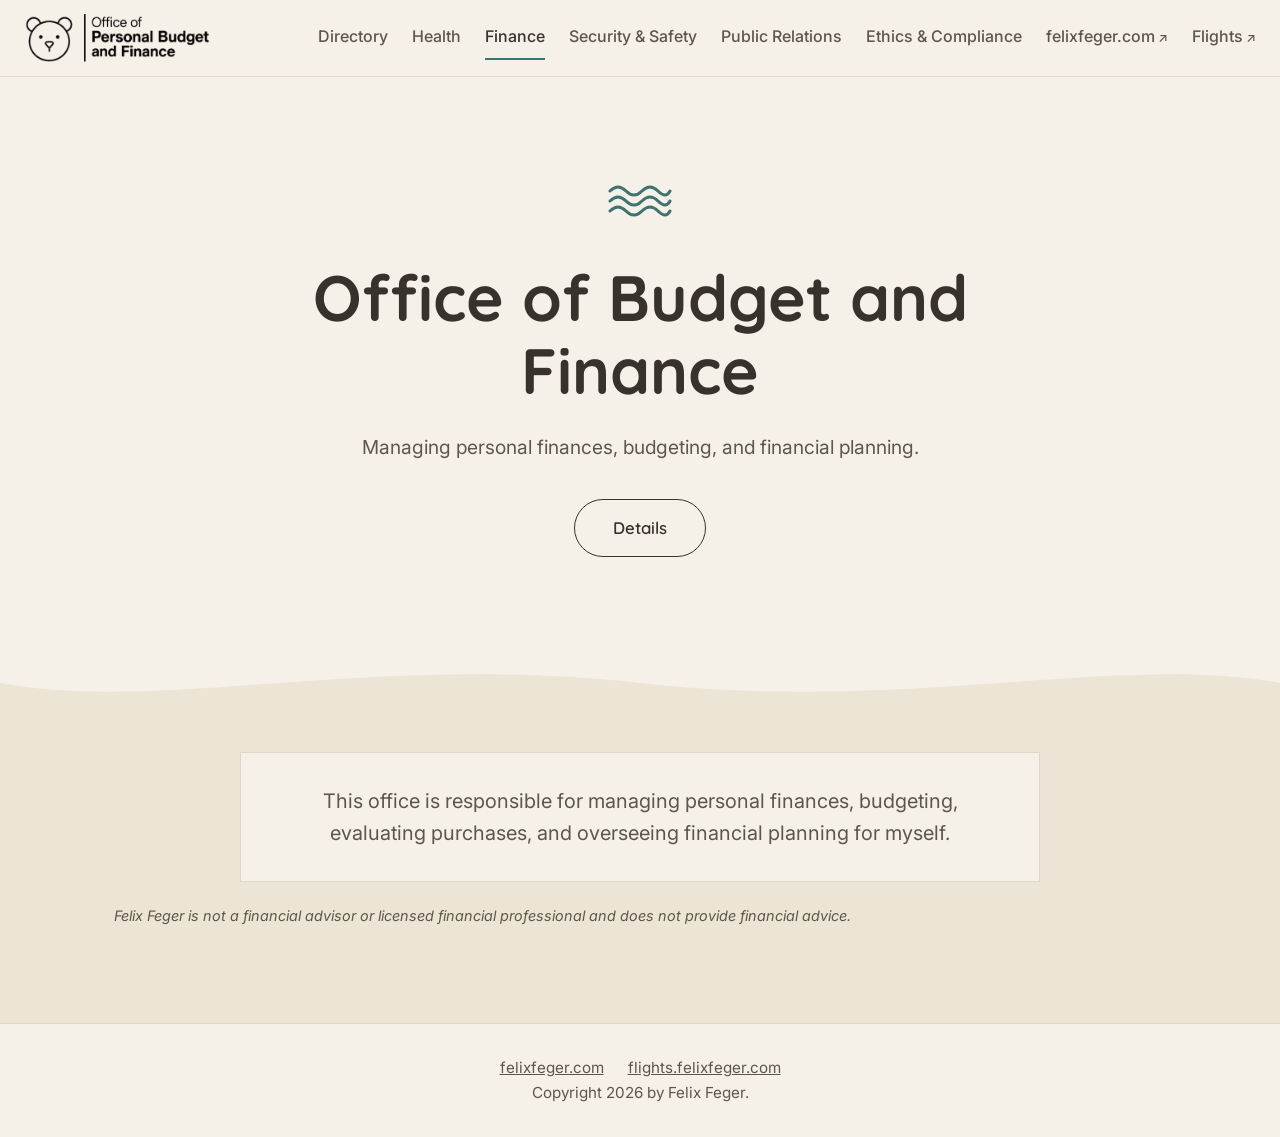
<file: finance.html>
<!DOCTYPE html>
<html lang="en">
<head>
<meta charset="UTF-8">
<meta name="viewport" content="width=device-width, initial-scale=1.0">
<title>Office of Budget and Finance | Felix Feger</title>
<meta name="description" content="Managing personal finances, budgeting, and financial planning for myself.">
<link rel="preconnect" href="https://fonts.googleapis.com">
<link rel="preconnect" href="https://fonts.gstatic.com" crossorigin>
<link rel="stylesheet" href="https://fonts.googleapis.com/css2?family=Inter:wght@400;500;600&family=Quicksand:wght@500;600;700&display=swap">
<link rel="stylesheet" href="css/style.css">
</head>
<body>

<header class="site-header">
  <div class="wrap">
    <a href="index.html" class="brand"><img src="logos/finance.png" alt="Office of Budget and Finance" class="brand-logo"></a>
    <nav class="nav-desktop" aria-label="Primary">
      <a href="index.html">Directory</a>
      <a href="health.html">Health</a>
      <a href="finance.html" aria-current="page">Finance</a>
      <a href="security.html">Security & Safety</a>
      <a href="public-relations.html">Public Relations</a>
      <a href="ethics.html">Ethics & Compliance</a>
      <a href="https://felixfeger.com" class="ext">felixfeger.com</a>
      <a href="https://flights.felixfeger.com" class="ext">Flights</a>
    </nav>
    <button class="menu-toggle" aria-label="Open menu" aria-expanded="false"><span></span></button>
  </div>
  <nav class="nav-mobile" aria-label="Mobile">
    <a href="index.html">Directory</a>
  抜き<a href="health.html">Health</a>
    <a href="finance.html" aria-current="page">Finance</a>
    <a href="security.html">Security & Safety</a>
    <a href="public-relations.html">Public Relations</a>
    <a href="ethics.html">Ethics & Compliance</a>
    <a href="https://felixfeger.com">felixfeger.com</a>
    <a href="https://flights.felixfeger.com">Flights</a>
  </nav>
</header>

<main>
  <section class="hero">
    <svg class="wave-icon" viewBox="0 0 64 40" fill="none" xmlns="http://www.w3.org/2000/svg" aria-hidden="true">
      <path d="M2 10 Q10 2 18 10 T34 10 T50 10 T62 10" stroke="currentColor" stroke-width="3" stroke-linecap="round"/>
      <path d="M2 20 Q10 12 18 20 T34 20 T50 20 T62 20" stroke="currentColor" stroke-width="3" stroke-linecap="round"/>
      <path d="M2 30 Q10 22 18 30 T34 30 T50 30 T62 30" stroke="currentColor" stroke-width="3" stroke-linecap="round"/>
    </svg>
    <h1>Office of Budget and Finance</h1>
    <p class="tagline">Managing personal finances, budgeting, and financial planning.</p>
    <a href="#details" class="btn">Details</a>
  </section>

  <svg class="wave-divider" viewBox="0 0 1200 60" preserveAspectRatio="none" aria-hidden="true">
    <path d="M0,30 C150,60 350,0 600,30 C850,60 1050,0 1200,30 L1200,60 L0,60 Z" fill="currentColor"/>
  </svg>

  <section class="quick-links" id="details">
    <div class="wrap content">
      <div class="panel" style="text-align: center; max-width: 800px; margin: 0 auto; padding: 2rem;">
        <p style="font-size: 1.25rem; line-height: 1.6; margin: 0;">This office is responsible for managing personal finances, budgeting, evaluating purchases, and overseeing financial planning for myself.</p>
      </div>
      <p class="note">Felix Feger is not a financial advisor or licensed financial professional and does not provide financial advice.</p>
    </div>
  </section>
</main>

<footer class="site-footer">
  <div class="wrap">
    <div><a href="https://felixfeger.com">felixfeger.com</a> <a href="https://flights.felixfeger.com">flights.felixfeger.com</a></div>
    <div>Copyright 2026 by Felix Feger.</div>
  </div>
</footer>

<script src="js/main.js"></script>
</body>
</html>
</file>
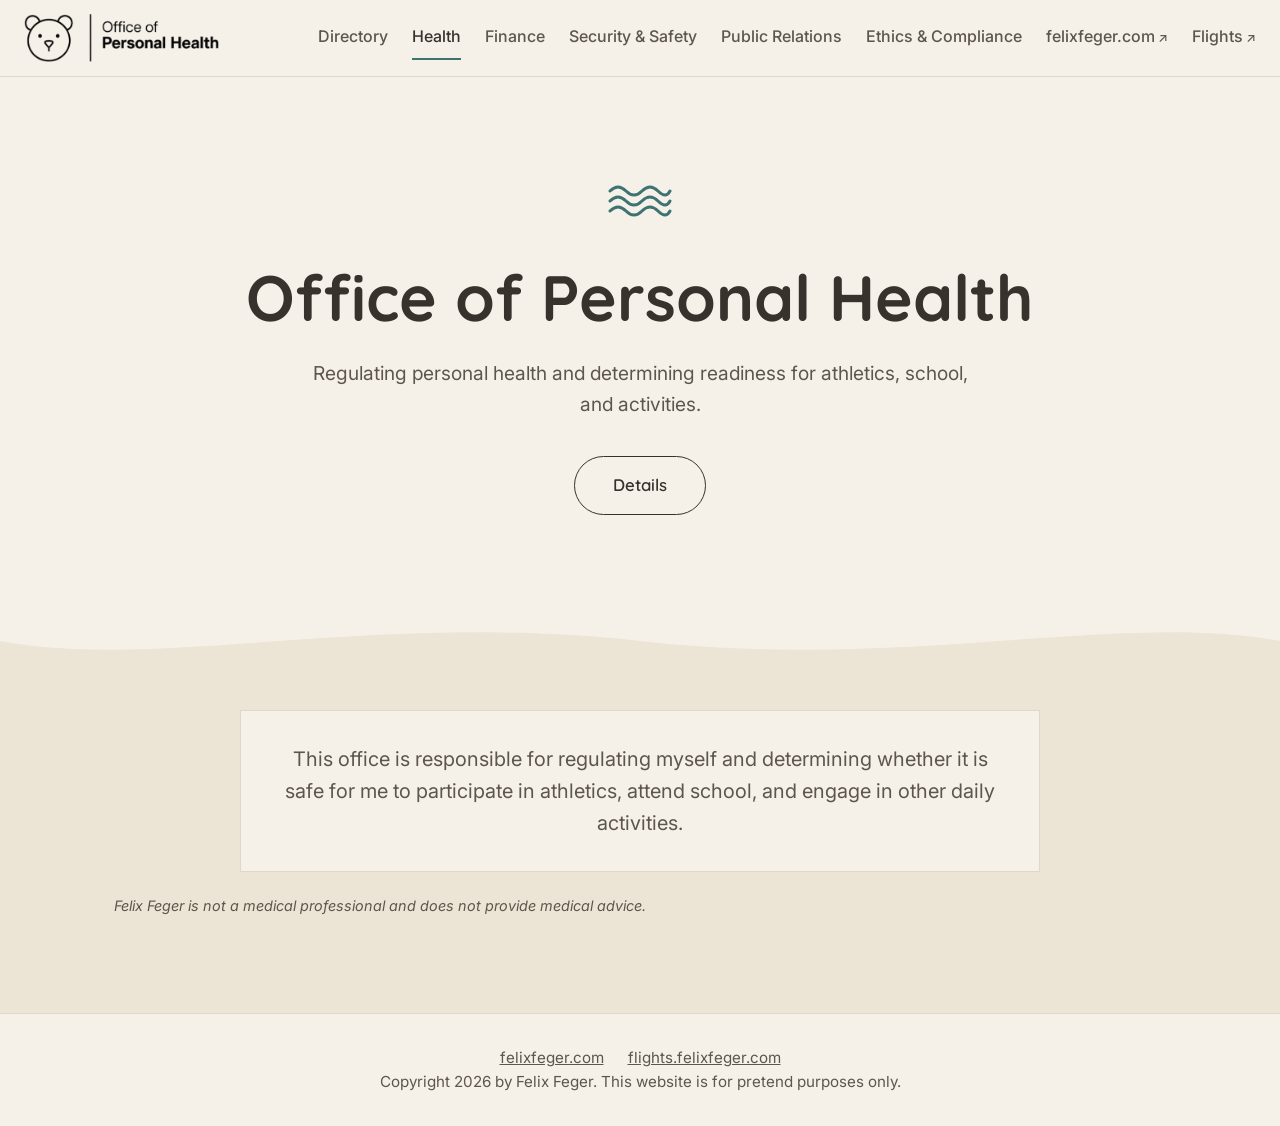
<file: health.html>
<!DOCTYPE html>
<html lang="en">
<head>
<meta charset="UTF-8">
<meta name="viewport" content="width=device-width, initial-scale=1.0">
<title>Office of Personal Health | Felix Feger</title>
<meta name="description" content="Personal health regulation and determining readiness for athletics, school, and activities.">
<link rel="preconnect" href="https://fonts.googleapis.com">
<link rel="preconnect" href="https://fonts.gstatic.com" crossorigin>
<link rel="stylesheet" href="https://fonts.googleapis.com/css2?family=Inter:wght@400;500;600&family=Quicksand:wght@500;600;700&display=swap">
<link rel="stylesheet" href="css/style.css">
</head>
<body>

<header class="site-header">
  <div class="wrap">
    <a href="index.html" class="brand"><img src="logos/health.png" alt="Office of Personal Health" class="brand-logo"></a>
    <nav class="nav-desktop" aria-label="Primary">
      <a href="index.html">Directory</a>
      <a href="health.html" aria-current="page">Health</a>
      <a href="finance.html">Finance</a>
      <a href="security.html">Security & Safety</a>
      <a href="public-relations.html">Public Relations</a>
      <a href="ethics.html">Ethics & Compliance</a>
      <a href="https://felixfeger.com" class="ext">felixfeger.com</a>
      <a href="https://flights.felixfeger.com" class="ext">Flights</a>
    </nav>
    <button class="menu-toggle" aria-label="Open menu" aria-expanded="false"><span></span></button>
  </div>
  <nav class="nav-mobile" aria-label="Mobile">
    <a href="index.html">Directory</a>
    <a href="health.html" aria-current="page">Health</a>
    <a href="finance.html">Finance</a>
    <a href="security.html">Security & Safety</a>
    <a href="public-relations.html">Public Relations</a>
    <a href="ethics.html">Ethics & Compliance</a>
    <a href="https://felixfeger.com">felixfeger.com</a>
    <a href="https://flights.felixfeger.com">Flights</a>
  </nav>
</header>

<main>
  <section class="hero">
    <svg class="wave-icon" viewBox="0 0 64 40" fill="none" xmlns="http://www.w3.org/2000/svg" aria-hidden="true">
      <path d="M2 10 Q10 2 18 10 T34 10 T50 10 T62 10" stroke="currentColor" stroke-width="3" stroke-linecap="round"/>
      <path d="M2 20 Q10 12 18 20 T34 20 T50 20 T62 20" stroke="currentColor" stroke-width="3" stroke-linecap="round"/>
      <path d="M2 30 Q10 22 18 30 T34 30 T50 30 T62 30" stroke="currentColor" stroke-width="3" stroke-linecap="round"/>
    </svg>
    <h1>Office of Personal Health</h1>
    <p class="tagline">Regulating personal health and determining readiness for athletics, school, and activities.</p>
    <a href="#details" class="btn">Details</a>
  </section>

  <svg class="wave-divider" viewBox="0 0 1200 60" preserveAspectRatio="none" aria-hidden="true">
    <path d="M0,30 C150,60 350,0 600,30 C850,60 1050,0 1200,30 L1200,60 L0,60 Z" fill="currentColor"/>
  </svg>

  <section class="quick-links" id="details">
    <div class="wrap content">
      <div class="panel" style="text-align: center; max-width: 800px; margin: 0 auto; padding: 2rem;">
        <p style="font-size: 1.25rem; line-height: 1.6; margin: 0;">This office is responsible for regulating myself and determining whether it is safe for me to participate in athletics, attend school, and engage in other daily activities.</p>
      </div>
      <p class="note">Felix Feger is not a medical professional and does not provide medical advice.</p>
    </div>
  </section>
</main>

<footer class="site-footer">
  <div class="wrap">
    <div><a href="https://felixfeger.com">felixfeger.com</a> <a href="https://flights.felixfeger.com">flights.felixfeger.com</a></div>
    <div>Copyright 2026 by Felix Feger. This website is for pretend purposes only.</div>
  </div>
</footer>

<script src="js/main.js"></script>
</body>
</html>
</file>
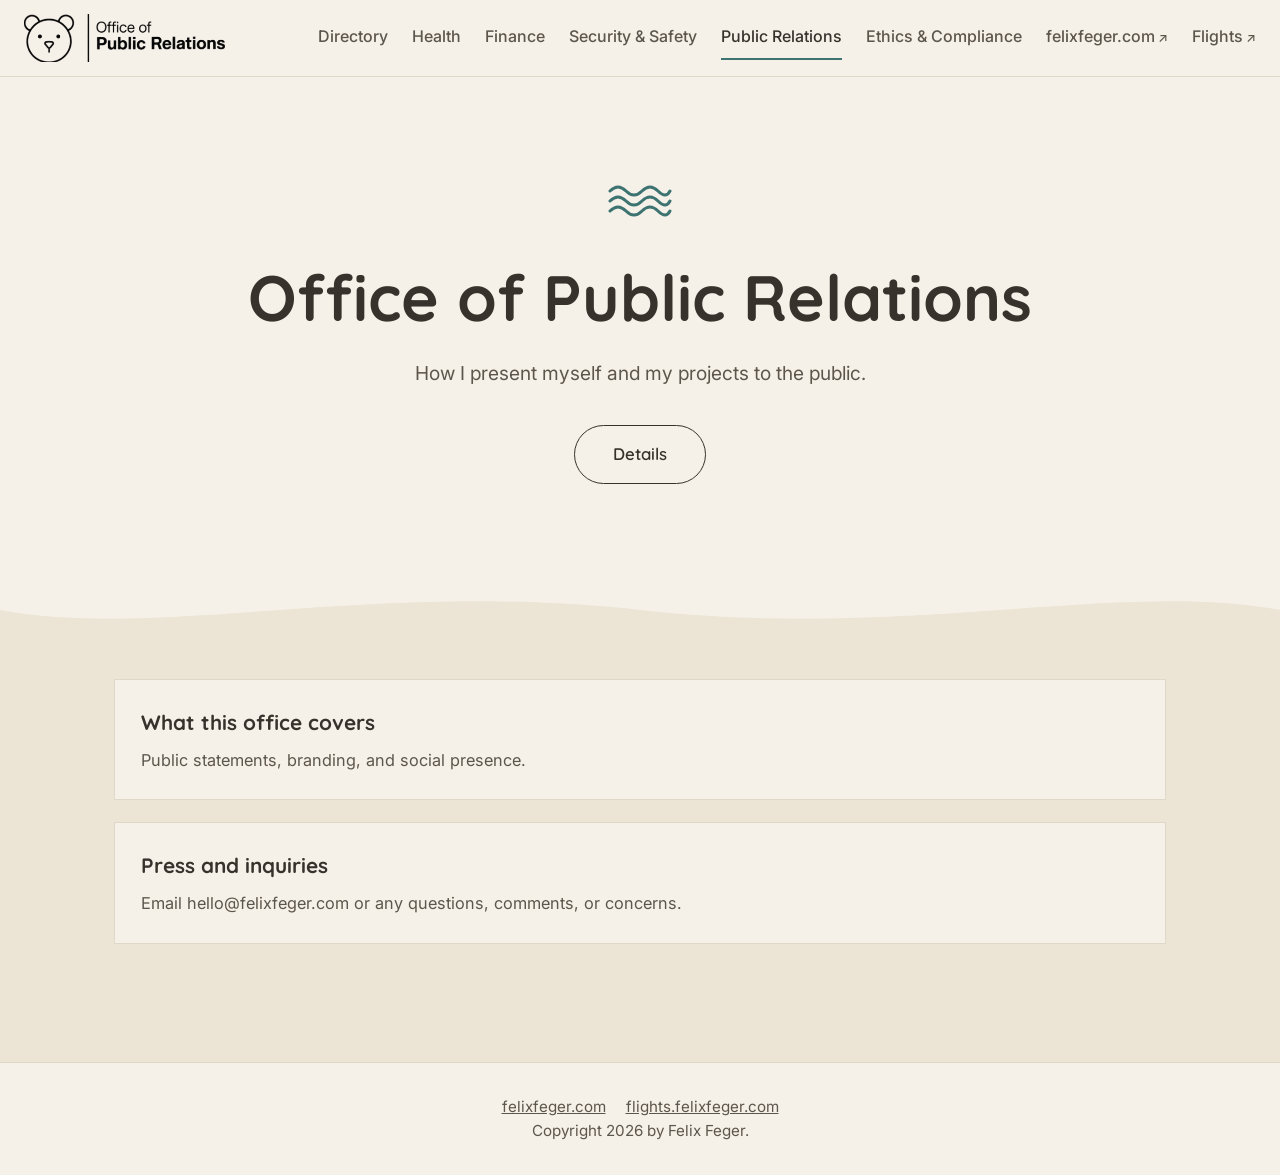
<file: public-relations.html>
<!DOCTYPE html>
<html lang="en">
<head>
<meta charset="UTF-8">
<meta name="viewport" content="width=device-width, initial-scale=1.0">
<title>Office of Public Relations | Felix Feger</title>
<meta name="description" content="How I present myself and my projects to the public.">
<link rel="preconnect" href="https://fonts.googleapis.com">
<link rel="preconnect" href="https://fonts.gstatic.com" crossorigin>
<link rel="stylesheet" href="https://fonts.googleapis.com/css2?family=Inter:wght@400;500;600&family=Quicksand:wght@500;600;700&display=swap">
<link rel="stylesheet" href="css/style.css">
</head>
<body>

<header class="site-header">
  <div class="wrap">
    <a href="index.html" class="brand"><img src="logos/public-relations.png" alt="Office of Public Relations" class="brand-logo"></a>
    <nav class="nav-desktop" aria-label="Primary">
      <a href="index.html">Directory</a>
      <a href="health.html">Health</a>
      <a href="finance.html">Finance</a>
      <a href="security.html">Security & Safety</a>
      <a href="public-relations.html" aria-current="page">Public Relations</a>
      <a href="ethics.html">Ethics & Compliance</a>
      <a href="https://felixfeger.com" class="ext">felixfeger.com</a>
      <a href="https://flights.felixfeger.com" class="ext">Flights</a>
    </nav>
    <button class="menu-toggle" aria-label="Open menu" aria-expanded="false"><span></span></button>
  </div>
  <nav class="nav-mobile" aria-label="Mobile">
    <a href="index.html">Directory</a>
    <a href="health.html">Health</a>
    <a href="finance.html">Finance</a>
    <a href="security.html">Security & Safety</a>
    <a href="public-relations.html" aria-current="page">Public Relations</a>
    <a href="ethics.html">Ethics & Compliance</a>
    <a href="https://felixfeger.com">felixfeger.com</a>
    <a href="https://flights.felixfeger.com">Flights</a>
  </nav>
</header>

<main>
  <section class="hero">
    <svg class="wave-icon" viewBox="0 0 64 40" fill="none" xmlns="http://www.w3.org/2000/svg" aria-hidden="true">
      <path d="M2 10 Q10 2 18 10 T34 10 T50 10 T62 10" stroke="currentColor" stroke-width="3" stroke-linecap="round"/>
      <path d="M2 20 Q10 12 18 20 T34 20 T50 20 T62 20" stroke="currentColor" stroke-width="3" stroke-linecap="round"/>
      <path d="M2 30 Q10 22 18 30 T34 30 T50 30 T62 30" stroke="currentColor" stroke-width="3" stroke-linecap="round"/>
    </svg>
    <h1>Office of Public Relations</h1>
    <p class="tagline">How I present myself and my projects to the public.</p>
    <a href="#details" class="btn">Details</a>
  </section>

  <svg class="wave-divider" viewBox="0 0 1200 60" preserveAspectRatio="none" aria-hidden="true">
    <path d="M0,30 C150,60 350,0 600,30 C850,60 1050,0 1200,30 L1200,60 L0,60 Z" fill="currentColor"/>
  </svg>

  <section class="quick-links" id="details">
    <div class="wrap content">
      <div class="panel"><h3>What this office covers</h3><p>Public statements, branding, and social presence.</p></div>
      <div class="panel"><h3>Press and inquiries</h3><p>Email hello@felixfeger.com or any questions, comments, or concerns.</p></div>
      <p class="note"></p>
    </div>
  </section>
</main>

<footer class="site-footer">
  <div class="wrap">
    <div><a href="https://felixfeger.com">felixfeger.com</a><a href="https://flights.felixfeger.com">flights.felixfeger.com</a></div>
    <div>Copyright 2026 by Felix Feger.</div>
  </div>
</footer>

<script src="js/main.js"></script>
</body>
</html>
</file>
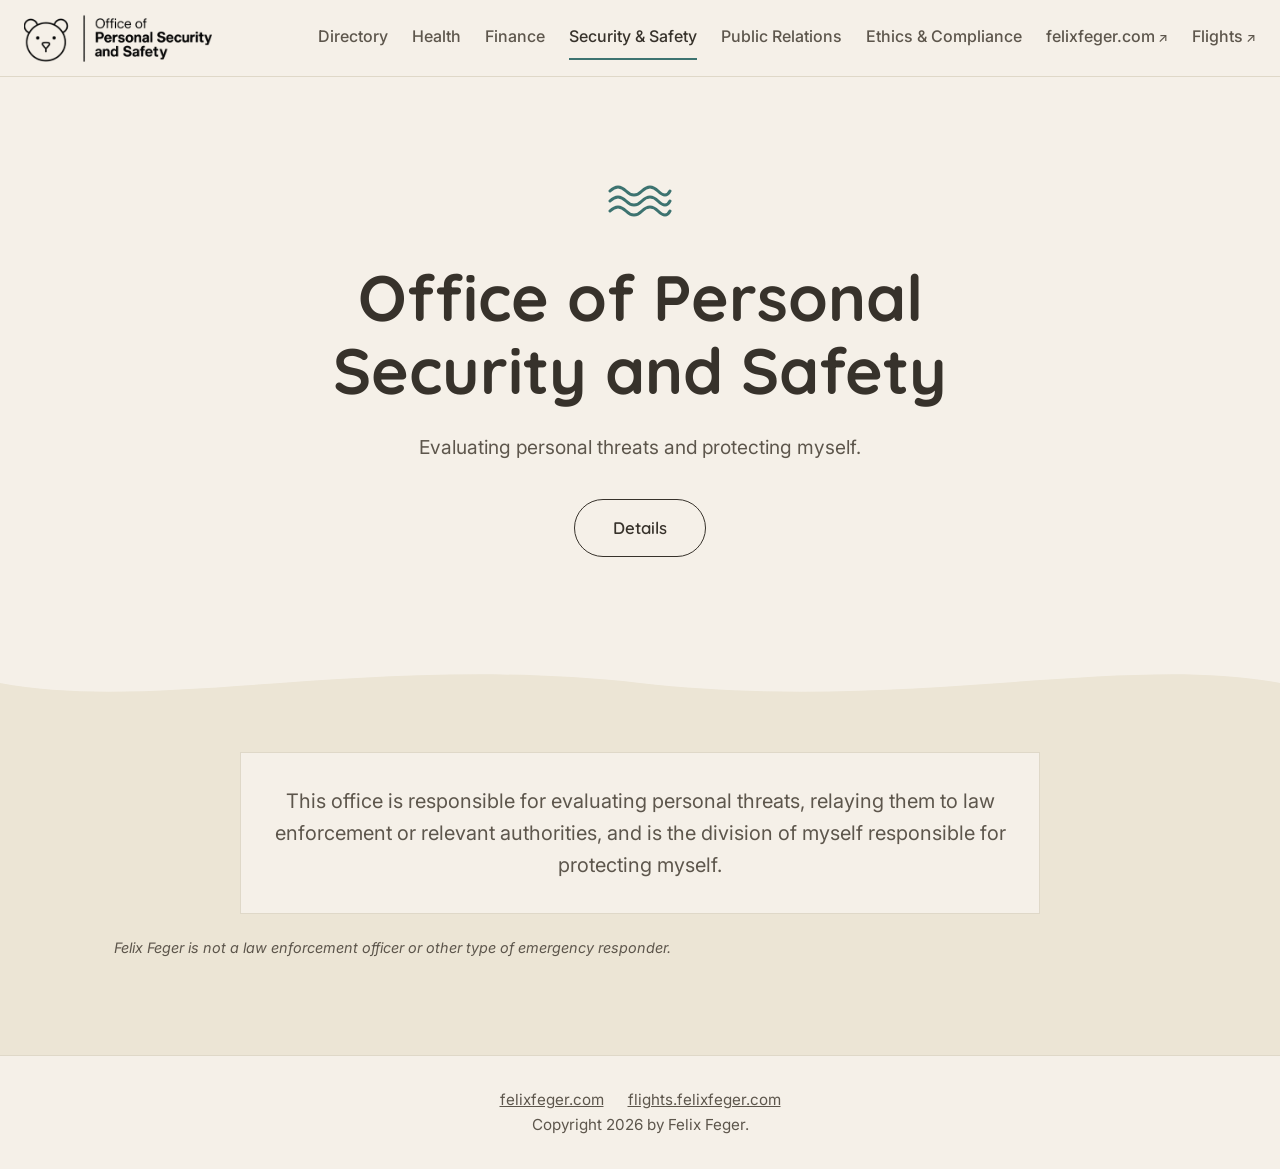
<file: security.html>
<!DOCTYPE html>
<html lang="en">
<head>
<meta charset="UTF-8">
<meta name="viewport" content="width=device-width, initial-scale=1.0">
<title>Office of Personal Security and Safety | Felix Feger</title>
<meta name="description" content="Evaluating personal threats, relaying them to authorities, and protecting myself.">
<link rel="preconnect" href="https://fonts.googleapis.com">
<link rel="preconnect" href="https://fonts.gstatic.com" crossorigin>
<link rel="stylesheet" href="https://fonts.googleapis.com/css2?family=Inter:wght@400;500;600&family=Quicksand:wght@500;600;700&display=swap">
<link rel="stylesheet" href="css/style.css">
</head>
<body>

<header class="site-header">
  <div class="wrap">
    <a href="index.html" class="brand"><img src="logos/security.png" alt="Office of Personal Security and Safety" class="brand-logo"></a>
    <nav class="nav-desktop" aria-label="Primary">
      <a href="index.html">Directory</a>
      <a href="health.html">Health</a>
      <a href="finance.html">Finance</a>
      <a href="security.html" aria-current="page">Security & Safety</a>
      <a href="public-relations.html">Public Relations</a>
      <a href="ethics.html">Ethics & Compliance</a>
      <a href="https://felixfeger.com" class="ext">felixfeger.com</a>
      <a href="https://flights.felixfeger.com" class="ext">Flights</a>
    </nav>
    <button class="menu-toggle" aria-label="Open menu" aria-expanded="false"><span></span></button>
  </div>
  <nav class="nav-mobile" aria-label="Mobile">
    <a href="index.html">Directory</a>
    <a href="health.html">Health</a>
    <a href="finance.html">Finance</a>
    <a href="security.html" aria-current="page">Security & Safety</a>
    <a href="public-relations.html">Public Relations</a>
    <a href="ethics.html">Ethics & Compliance</a>
    <a href="https://felixfeger.com">felixfeger.com</a>
    <a href="https://flights.felixfeger.com">Flights</a>
  </nav>
</header>

<main>
  <section class="hero">
    <svg class="wave-icon" viewBox="0 0 64 40" fill="none" xmlns="http://www.w3.org/2000/svg" aria-hidden="true">
      <path d="M2 10 Q10 2 18 10 T34 10 T50 10 T62 10" stroke="currentColor" stroke-width="3" stroke-linecap="round"/>
      <path d="M2 20 Q10 12 18 20 T34 20 T50 20 T62 20" stroke="currentColor" stroke-width="3" stroke-linecap="round"/>
      <path d="M2 30 Q10 22 18 30 T34 30 T50 30 T62 30" stroke="currentColor" stroke-width="3" stroke-linecap="round"/>
    </svg>
    <h1>Office of Personal Security and Safety</h1>
    <p class="tagline">Evaluating personal threats and protecting myself.</p>
    <a href="#details" class="btn">Details</a>
  </section>

  <svg class="wave-divider" viewBox="0 0 1200 60" preserveAspectRatio="none" aria-hidden="true">
    <path d="M0,30 C150,60 350,0 600,30 C850,60 1050,0 1200,30 L1200,60 L0,60 Z" fill="currentColor"/>
  </svg>

  <section class="quick-links" id="details">
    <div class="wrap content">
      <div class="panel" style="text-align: center; max-width: 800px; margin: 0 auto; padding: 2rem;">
        <p style="font-size: 1.25rem; line-height: 1.6; margin: 0;">This office is responsible for evaluating personal threats, relaying them to law enforcement or relevant authorities, and is the division of myself responsible for protecting myself.</p>
      </div>
      <p class="note">Felix Feger is not a law enforcement officer or other type of emergency responder.</p>
    </div>
  </section>
</main>

<footer class="site-footer">
  <div class="wrap">
    <div><a href="https://felixfeger.com">felixfeger.com</a> <a href="https://flights.felixfeger.com">flights.felixfeger.com</a></div>
    <div>Copyright 2026 by Felix Feger. </div>
  </div>
</footer>

<script src="js/main.js"></script>
</body>
</html>
</file>
<file: css/style.css>
:root{
  --bg:#f5f0e8; --sand:#ece5d5; --ink:#37322b; --muted:#5d564c; --teal:#3d7370; --line:#dfd8c8;
  --head:'Quicksand','Nunito','Segoe UI',system-ui,sans-serif;
  --body:'Inter','Segoe UI',system-ui,-apple-system,sans-serif;
}
*{box-sizing:border-box}
html{scroll-behavior:smooth}
body{margin:0;font-family:var(--body);color:var(--ink);background:var(--bg);line-height:1.6;-webkit-font-smoothing:antialiased}
a{color:inherit}
.wrap{max-width:1100px;margin:0 auto;padding:0 24px}

/* header */
.site-header{background:var(--bg);border-bottom:1px solid var(--line);position:sticky;top:0;z-index:20}
.site-header .wrap{max-width:1280px;display:flex;align-items:center;justify-content:space-between;min-height:76px;gap:32px}
.brand{display:flex;align-items:center;flex-shrink:0}
.brand-logo{height:48px;width:auto;display:block}
.nav-desktop{display:flex;gap:24px;align-items:center;flex-wrap:nowrap;justify-content:flex-end}
.nav-desktop a{white-space:nowrap;text-decoration:none;font-weight:500;font-size:16px;color:var(--muted);padding:8px 0;border-bottom:2px solid transparent;transition:color .15s}
.nav-desktop a:hover{color:var(--ink)}
.nav-desktop a[aria-current="page"]{color:var(--ink);border-bottom-color:var(--teal)}
.nav-desktop a.ext::after{content:" \2197";font-size:.8em}
.menu-toggle{display:none;background:none;border:0;width:44px;height:44px;cursor:pointer;position:relative}
.menu-toggle span,.menu-toggle span::before,.menu-toggle span::after{content:"";position:absolute;left:11px;width:22px;height:2px;background:var(--ink);transition:transform .2s,opacity .2s}
.menu-toggle span{top:21px}
.menu-toggle span::before{top:-7px;left:0}
.menu-toggle span::after{top:7px;left:0}
.menu-toggle[aria-expanded="true"] span{background:transparent}
.menu-toggle[aria-expanded="true"] span::before{transform:translateY(7px) rotate(45deg)}
.menu-toggle[aria-expanded="true"] span::after{transform:translateY(-7px) rotate(-45deg)}
.nav-mobile{display:none;flex-direction:column;border-top:1px solid var(--line);background:var(--bg)}
.nav-mobile.open{display:flex}
.nav-mobile a{padding:14px 24px;text-decoration:none;font-weight:500;color:var(--muted);border-bottom:1px solid var(--line)}
.nav-mobile a[aria-current="page"]{color:var(--ink);font-weight:700}

/* hero */
.hero{text-align:center;padding:104px 24px 96px;max-width:860px;margin:0 auto}
.wave-icon{width:64px;height:40px;color:var(--teal);margin-bottom:32px}
.hero h1{font-family:var(--head);font-size:clamp(2.3rem,6vw,4rem);line-height:1.15;margin:0 0 24px;font-weight:700}
.tagline{font-size:1.2rem;color:var(--muted);margin:0 auto 36px;max-width:680px}
.btn{display:inline-block;padding:15px 38px;border:1.5px solid var(--ink);border-radius:999px;text-decoration:none;font-family:var(--head);font-weight:600;font-size:1.05rem;transition:background .15s,color .15s}
.btn:hover{background:var(--ink);color:var(--bg)}
.wave-divider{display:block;width:100%;height:60px;color:var(--sand);margin-bottom:-1px}

/* cards section */
.quick-links{background:var(--sand);padding:40px 0 96px}
.quick-grid{display:grid;grid-template-columns:repeat(auto-fit,minmax(280px,1fr));gap:22px}
.quick-card{background:var(--bg);padding:26px;border:1px solid var(--line);display:flex;flex-direction:column}
.quick-card img{height:44px;width:auto;align-self:flex-start;margin-bottom:16px}
.quick-card h3{font-family:var(--head);margin:0 0 8px;font-size:1.3rem;font-weight:700}
.quick-card p{margin:0 0 18px;color:var(--muted);font-size:1.02rem;flex:1}
.quick-card a{font-weight:600;font-size:1rem;text-decoration:none;color:var(--ink)}
.quick-card a:hover{text-decoration:underline}

/* office pages */
.content{padding-top:0}
.panel{background:var(--bg);border:1px solid var(--line);padding:26px;margin-bottom:22px}
.panel h3{font-family:var(--head);margin:0 0 8px;font-size:1.3rem;font-weight:700}
.panel p,.panel li{color:var(--muted);font-size:1.02rem}
.panel p{margin:0}
.panel ul{margin:0;padding-left:20px}
.two-col{display:grid;grid-template-columns:repeat(auto-fit,minmax(300px,1fr));gap:22px}
.two-col .panel{margin:0}
.note{font-size:.9rem;color:var(--muted);font-style:italic;margin:22px 0 0}

/* footer */
.site-footer{background:var(--bg);border-top:1px solid var(--line);padding:32px 0;text-align:center;color:var(--muted);font-size:.95rem}
.site-footer a{margin:0 10px}

a:focus-visible,button:focus-visible{outline:3px solid var(--teal);outline-offset:3px;border-radius:4px}
@media (max-width:1140px){
  .nav-desktop{display:none}
  .menu-toggle{display:block}
}
@media (max-width:600px){
  .hero{padding:64px 20px 56px}
  .brand-logo{height:40px}
}
@media (prefers-reduced-motion:reduce){*{transition:none!important;scroll-behavior:auto!important}}
</file>
